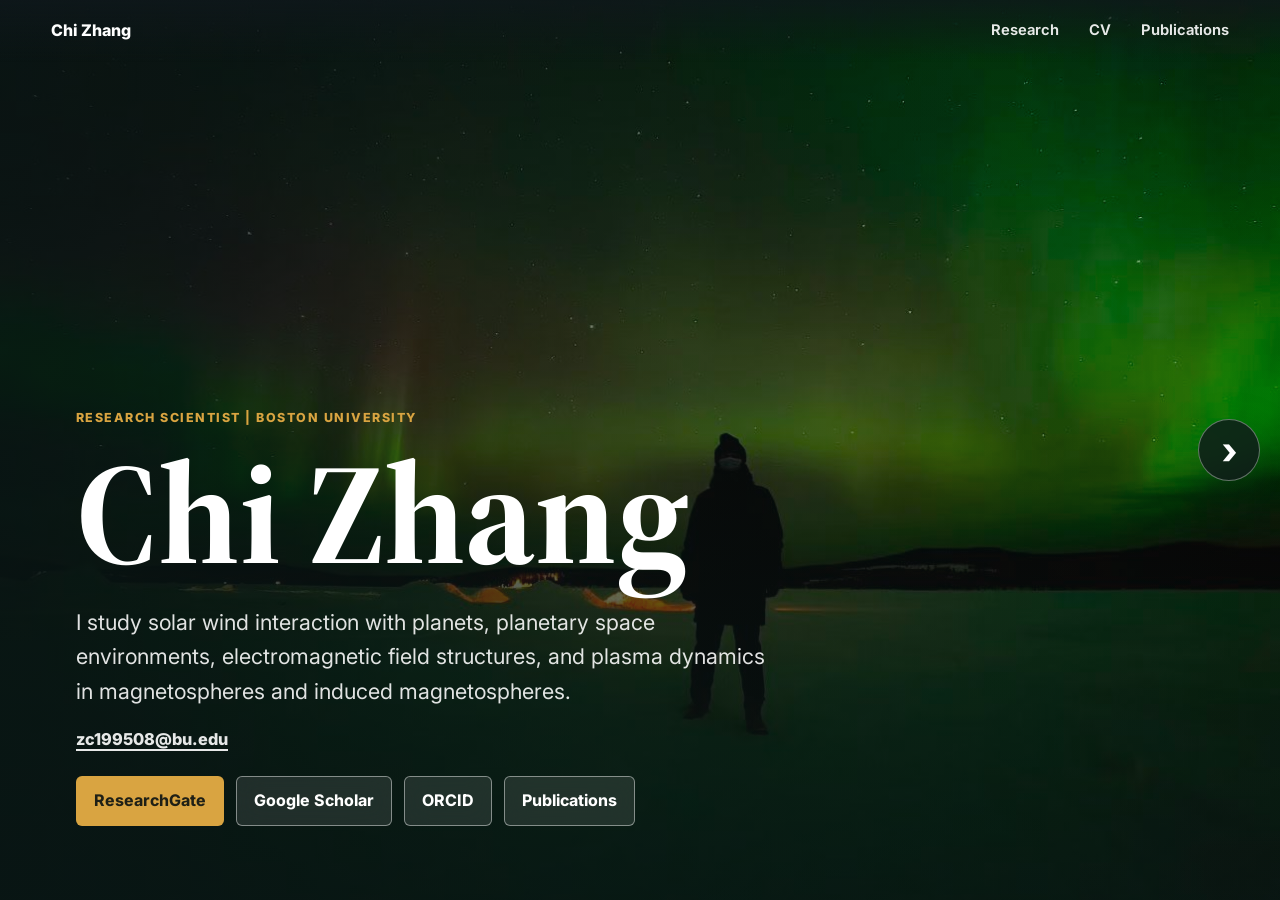
<file: index.html>
<!DOCTYPE html>
<html lang="en">
<head>
  <meta charset="utf-8">
  <meta name="viewport" content="width=device-width, initial-scale=1">
  <meta name="description" content="Chi Zhang, Research Scientist at Boston University Center for Space Physics. Space plasma physics, Martian ion escape, and planetary magnetospheres.">
  <title>Chi Zhang</title>
  <link rel="preconnect" href="https://fonts.googleapis.com">
  <link rel="preconnect" href="https://fonts.gstatic.com" crossorigin>
  <link href="https://fonts.googleapis.com/css2?family=Inter:wght@400;500;600;700;800&family=Source+Serif+4:wght@600;700&display=swap" rel="stylesheet">
  <link rel="stylesheet" href="styles.css">
</head>
<body class="home-page">
  <header class="site-header" aria-label="Primary navigation">
    <a class="brand" href="#home">Chi Zhang</a>
    <nav>
      <a href="#role">Research</a>
      <a href="#cv">CV</a>
      <a href="publications.html">Publications</a>
    </nav>
  </header>

  <main id="top" class="horizontal-deck">
    <section id="home" class="hero" aria-labelledby="page-title">
      <div class="hero-media" aria-hidden="true">
        <img src="assets/aurora-sweden.jpg" alt="">
      </div>
      <div class="hero-overlay"></div>
      <div class="hero-content">
        <p class="eyebrow">Research Scientist | Boston University</p>
        <h1 id="page-title">Chi Zhang</h1>
        <p class="hero-copy">
          I study solar wind interaction with planets, planetary space environments, electromagnetic field structures, and plasma dynamics in magnetospheres and induced magnetospheres.
        </p>
        <p class="hero-email"><a href="mailto:zc199508@bu.edu">zc199508@bu.edu</a></p>
        <div class="hero-actions" aria-label="Profile links">
          <a class="button primary" href="https://www.researchgate.net/profile/Chi-Zhang-248?ev=hdr_xprf">ResearchGate</a>
          <a class="button secondary" href="https://scholar.google.com/citations?user=lSBqPlkAAAAJ&hl=zh-CN">Google Scholar</a>
          <a class="button secondary" href="https://orcid.org/0000-0001-9154-596X">ORCID</a>
          <a class="button secondary" href="publications.html">Publications</a>
        </div>
      </div>
      <a class="page-arrow next" href="#role" aria-label="Next section">›</a>
    </section>

    <section id="role" class="intro-band" aria-label="Profile overview">
      <div class="container intro-grid">
        <div class="intro-copy">
          <p class="section-kicker">Current Role</p>
          <h2>Research Scientist</h2>
          <p>
            I am a Research Scientist at the Center for Space Physics, Boston University. My work primarily uses in-situ spacecraft data, especially NASA's MAVEN measurements, to characterize the Martian space environment, solar-wind-driven plasma dynamics, and ion acceleration and escape.
          </p>
        </div>
        <img class="role-photo" src="assets/portrait-library.jpg" alt="Chi Zhang in a library">
        <aside class="profile-card" aria-label="Quick facts">
          <p>
            My work primarily uses in-situ spacecraft data, especially NASA's MAVEN measurements, to characterize the Martian space environment, solar-wind-driven plasma dynamics, and ion acceleration and escape.
          </p>
          <dl>
            <div>
              <dt>Institution</dt>
              <dd>Boston University, Center for Space Physics</dd>
            </div>
            <div>
              <dt>Research Areas</dt>
              <dd>Ion escape, magnetospheric physics, Mars, space plasma</dd>
            </div>
            <div>
              <dt>Email</dt>
              <dd><a href="mailto:zc199508@bu.edu">zc199508@bu.edu</a></dd>
            </div>
            <div>
              <dt>ORCID</dt>
              <dd><a href="https://orcid.org/0000-0001-9154-596X">0000-0001-9154-596X</a></dd>
            </div>
          </dl>
          <div class="role-focus" aria-label="Research focus">
            <p class="role-focus-title">Research Focus</p>
            <ul>
              <li>
                <strong>Planetary space environments</strong>
                <span>Electromagnetic fields, plasma environments, and planetary plasma dynamics.</span>
              </li>
              <li>
                <strong>Solar wind-planet interaction</strong>
                <span>Mass and energy transfer and conversion in solar wind-planet coupling.</span>
              </li>
              <li>
                <strong>Atmospheric escape</strong>
                <span>Solar wind and EUV-driven ion escape and long-term atmospheric evolution.</span>
              </li>
            </ul>
          </div>
        </aside>
      </div>
      <a class="page-arrow prev" href="#home" aria-label="Previous section">‹</a>
      <a class="page-arrow next" href="#featured" aria-label="Next section">›</a>
    </section>

    <section id="featured" class="section featured-section" aria-labelledby="featured-title">
      <div class="container">
        <div class="section-heading featured-heading">
          <div>
            <p class="section-kicker">Featured Work</p>
            <h2 id="featured-title">Research Highlights</h2>
          </div>
          <a class="button dark" href="publications.html">View Full Publications</a>
        </div>
        <div class="featured-grid">
          <article>
            <img class="featured-card-media" src="assets/paper-khi-ion-escape.png" alt="Kelvin-Helmholtz-instability-driven atmospheric ion escape at Mars">
            <div class="featured-copy">
              <p class="year">Science Advances | 2026</p>
              <h3>Simultaneous Mars-orbit observations reveal Kelvin-Helmholtz-instability-driven bulk atmospheric ion escape</h3>
              <p class="doi"><a href="https://doi.org/10.1126/sciadv.aed9072">DOI: 10.1126/sciadv.aed9072</a></p>
              <a class="article-link" href="https://doi.org/10.1126/sciadv.aed9072">Read the article</a>
              <p class="featured-note">Simultaneous orbital observations show that Kelvin-Helmholtz instability can drive bulk atmospheric ion escape from Mars.</p>
            </div>
          </article>
          <article>
            <img src="assets/paper-ion-drift.jpg" alt="Conceptual illustration of ion drift patterns at Mars">
            <div class="featured-copy">
              <p class="year">Nature Communications | 2023</p>
              <h3>Detection of magnetospheric ion drift patterns at Mars</h3>
              <p class="doi"><a href="https://doi.org/10.1038/s41467-023-42630-7">DOI: 10.1038/s41467-023-42630-7</a></p>
              <a class="article-link" href="https://www.nature.com/articles/s41467-023-42630-7">Read the article</a>
              <p class="featured-note">First discovery that solar wind ions can be trapped within Martian crustal magnetic fields and form drift dispersion patterns.</p>
            </div>
          </article>
          <article>
            <img class="featured-card-media" src="assets/paper-anomalous-ion-escape.jpg" alt="MAVEN and Tianwen-1 observations of anomalous ion escape at Mars">
            <div class="featured-copy">
              <p class="year">Nature Communications | 2025</p>
              <h3>Anomalous Transient Enhancement of Planetary Ion Escape at Mars</h3>
              <p class="doi"><a href="https://doi.org/10.1038/s41467-025-58351-y">DOI: 10.1038/s41467-025-58351-y</a></p>
              <a class="article-link" href="https://www.nature.com/articles/s41467-025-58351-y">Read the article</a>
              <p class="featured-note">Multi-spacecraft observations reveal bursty, unusually strong ion escape at Mars under relatively steady and weak solar wind conditions.</p>
            </div>
          </article>
          <article>
            <img class="featured-card-media" src="assets/paper-global-energy.jpg" alt="Global energy transport and conversion in the solar wind-Mars interaction">
            <div class="featured-copy">
              <p class="year">JGR: Planets | 2025</p>
              <h3>Global Energy Transport and Conversion in the Solar Wind-Mars Interaction</h3>
              <p class="doi"><a href="https://doi.org/10.1029/2025JE009295">DOI: 10.1029/2025JE009295</a></p>
              <a class="article-link" href="https://doi.org/10.1029/2025JE009295">Read the article</a>
              <p class="featured-note">Constructs global MAVEN-based maps of electromagnetic energy transport and conversion throughout the Martian space environment.</p>
            </div>
          </article>
          <article>
            <img class="featured-card-media" src="assets/paper-3d-magnetic-field.jpg" alt="Three-dimensional induced magnetic field configuration around Mars">
            <div class="featured-copy">
              <p class="year">JGR: Planets | 2022</p>
              <h3>Three-Dimensional Configuration of Induced Magnetic Fields Around Mars</h3>
              <p class="doi"><a href="https://doi.org/10.1029/2022JE007334">DOI: 10.1029/2022JE007334</a></p>
              <a class="article-link" href="https://doi.org/10.1029/2022JE007334">Read the article</a>
              <p class="featured-note">Provides a three-dimensional observational picture of how the interplanetary magnetic field drapes, piles up, and forms the Martian induced magnetosphere.</p>
            </div>
          </article>
          <article>
            <img class="featured-card-media" src="assets/paper-ulf-wave.png" alt="Illustration of ULF waves reforming the Martian bow shock">
            <div class="featured-copy">
              <p class="year">AGU Advances | 2025</p>
              <h3>Role of ULF Waves in Reforming the Martian Bow Shock</h3>
              <p class="doi"><a href="https://doi.org/10.1029/2025AV001654">DOI: 10.1029/2025AV001654</a></p>
              <a class="article-link" href="https://doi.org/10.1029/2025AV001654">Read the article</a>
              <p class="featured-note">Shows that proton cyclotron waves can drive Martian bow shock reformation, making upstream ULF-wave-driven shock restructuring less dependent on shock geometry.</p>
            </div>
          </article>
        </div>
      </div>
      <a class="page-arrow prev" href="#role" aria-label="Previous section">‹</a>
      <a class="page-arrow next" href="#cv" aria-label="Next section">›</a>
    </section>

    <section id="cv" class="section cv-section">
      <div class="container cv-layout">
        <div class="section-heading">
          <p class="section-kicker">CV</p>
          <h2>Education, Positions, and Service</h2>
        </div>
        <div class="cv-columns">
          <section aria-labelledby="education-title">
            <h3 id="education-title">Education</h3>
            <div class="timeline">
              <article>
                <p class="date">2018.09 - 2023.06</p>
                <h4>Ph.D., Geophysics</h4>
                <p>University of Chinese Academy of Sciences, Beijing, China</p>
              </article>
              <article>
                <p class="date">2021.11 - 2022.10</p>
                <h4>Visiting Student</h4>
                <p>Swedish Institute of Space Physics, Kiruna, Sweden</p>
              </article>
              <article>
                <p class="date">2014.09 - 2018.06</p>
                <h4>B.S., Geophysics</h4>
                <p>China University of Geosciences (Wuhan), Wuhan, China</p>
              </article>
            </div>
          </section>
          <section aria-labelledby="positions-title">
            <h3 id="positions-title">Academic Positions</h3>
            <div class="timeline">
              <article>
                <p class="date">2025.08 - Present</p>
                <h4>Research Scientist</h4>
                <p>Boston University, Boston, MA, USA</p>
              </article>
              <article>
                <p class="date">2023.09 - 2025.08</p>
                <h4>Postdoctoral Associate</h4>
                <p>Boston University, Boston, MA, USA</p>
              </article>
            </div>
          </section>
          <section class="honors" aria-labelledby="honors-title">
            <h3 id="honors-title">Selected Honors, Fellowships, and Awards</h3>
            <div class="honor-list">
              <p><span>2024</span> Selected to attend 18th NASA Heliophysics Summer School</p>
              <p><span>2024</span> Outstanding Doctoral Dissertation Award, Chinese Academy of Sciences</p>
              <p><span>2024</span> Outstanding Contribution to the Mars Express mission 20 years in space, European Space Agency</p>
              <p><span>2023</span> Dean Scholarship, Chinese Academy of Sciences</p>
              <p><span>2022</span> National Scholarship, Chinese Academy of Sciences</p>
              <p><span>2020</span> Zhuliyuehua Scholarship, Chinese Academy of Sciences</p>
              <p><span>2020</span> National Scholarship, Chinese Academy of Sciences</p>
            </div>
          </section>
          <section aria-labelledby="projects-title">
            <h3 id="projects-title">Current Research Projects</h3>
            <div class="timeline">
              <article>
                <p class="date">2024.09 - 2027.08</p>
                <h4>Exploring the Effects of Foreshock on Solar Wind and Mars Interaction</h4>
                <p>NASA Solar System Workings. Chuanfei Dong, Principal Investigator. Chi Zhang, Science Principal Investigator.</p>
              </article>
            </div>
          </section>
          <section aria-labelledby="service-title">
            <h3 id="service-title">Program Review Service</h3>
            <div class="honor-list">
              <p><span>2025</span> Panel Reviewer, NASA Heliophysics Theory, Modeling, and Simulations program</p>
              <p><span>2024</span> Panel Reviewer, NASA Planetary Data Archiving, Restoration, and Tools program</p>
            </div>
          </section>
          <section aria-labelledby="mission-service-title">
            <h3 id="mission-service-title">Mission Service</h3>
            <div class="honor-list">
              <p><span>2023 - Present</span> Mission Team Member, Mars Atmosphere and Volatile EvolutioN (MAVEN), NASA</p>
            </div>
          </section>
        </div>
      </div>
      <a class="page-arrow prev" href="#featured" aria-label="Previous section">‹</a>
    </section>

  </main>

  <footer>
    <p>Chi Zhang | Center for Space Physics, Boston University</p>
    <p>Last updated May 2026</p>
  </footer>
</body>
</html>
</file>
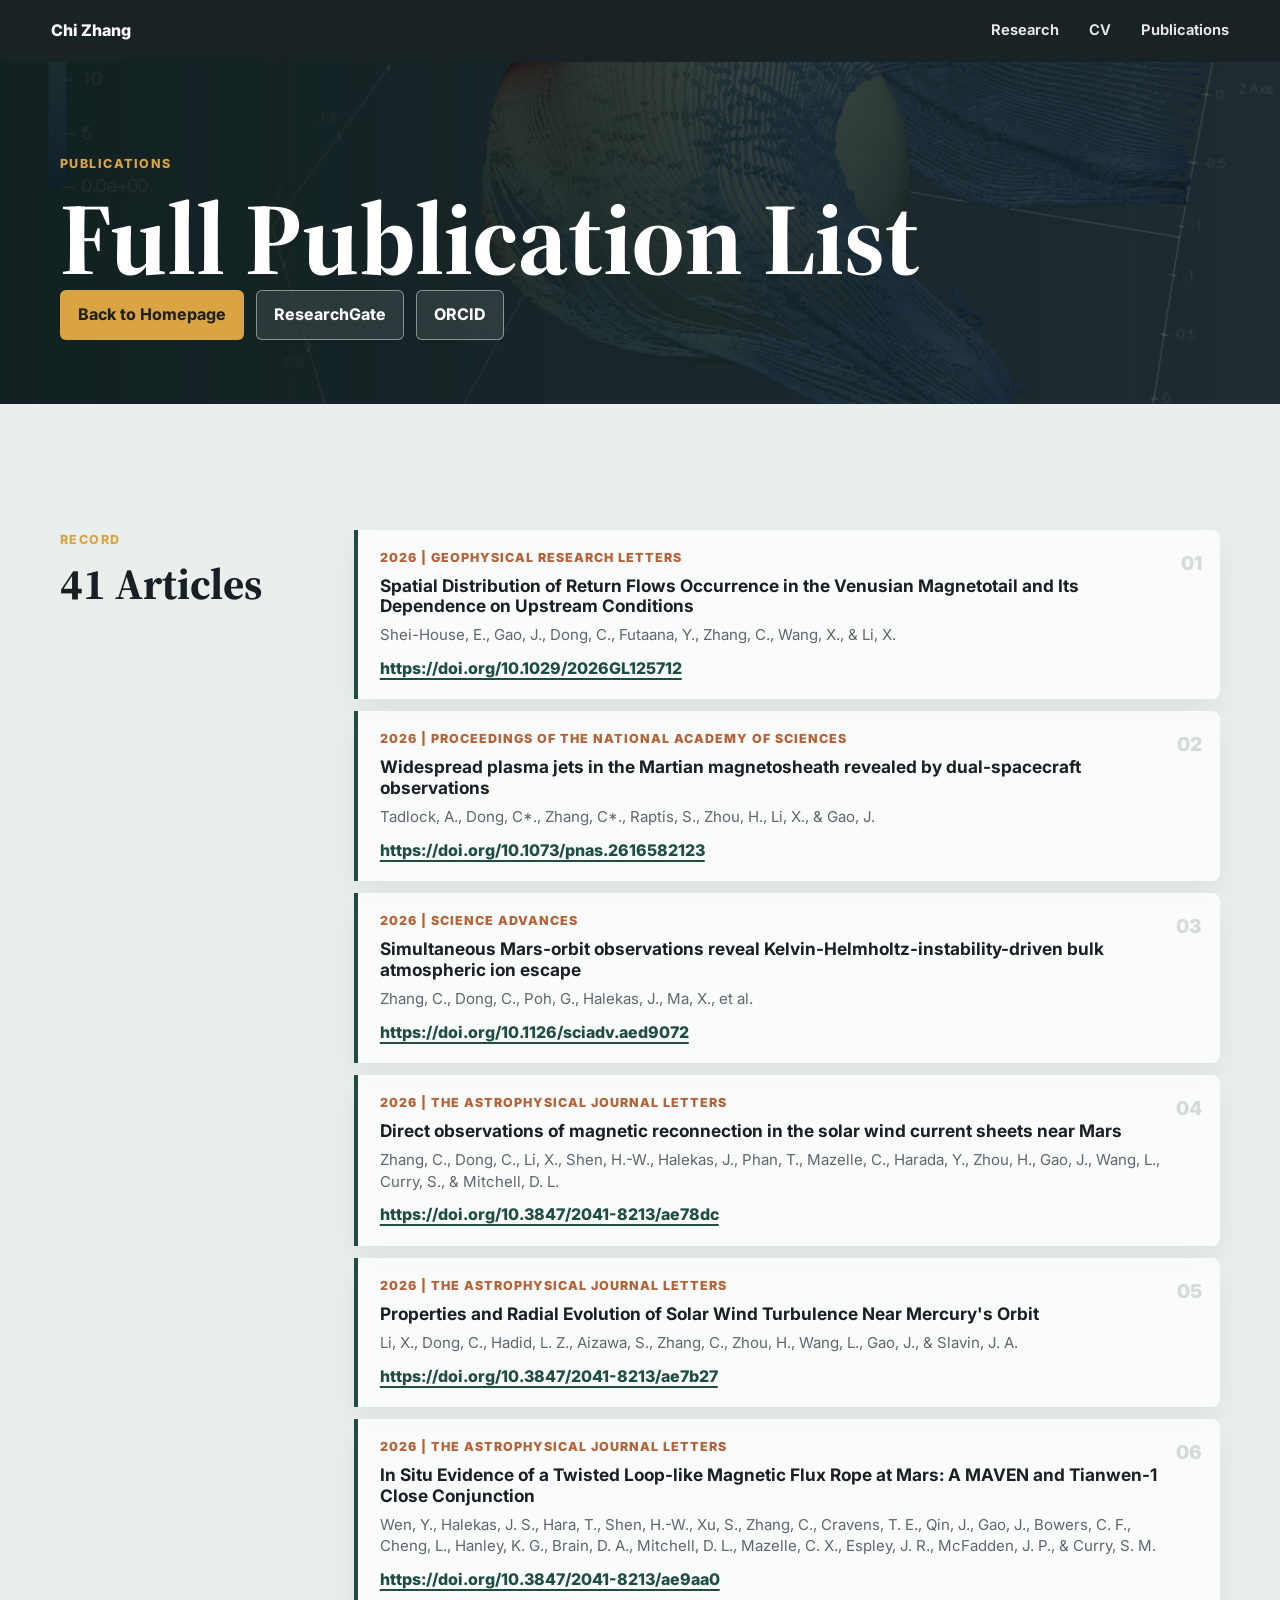
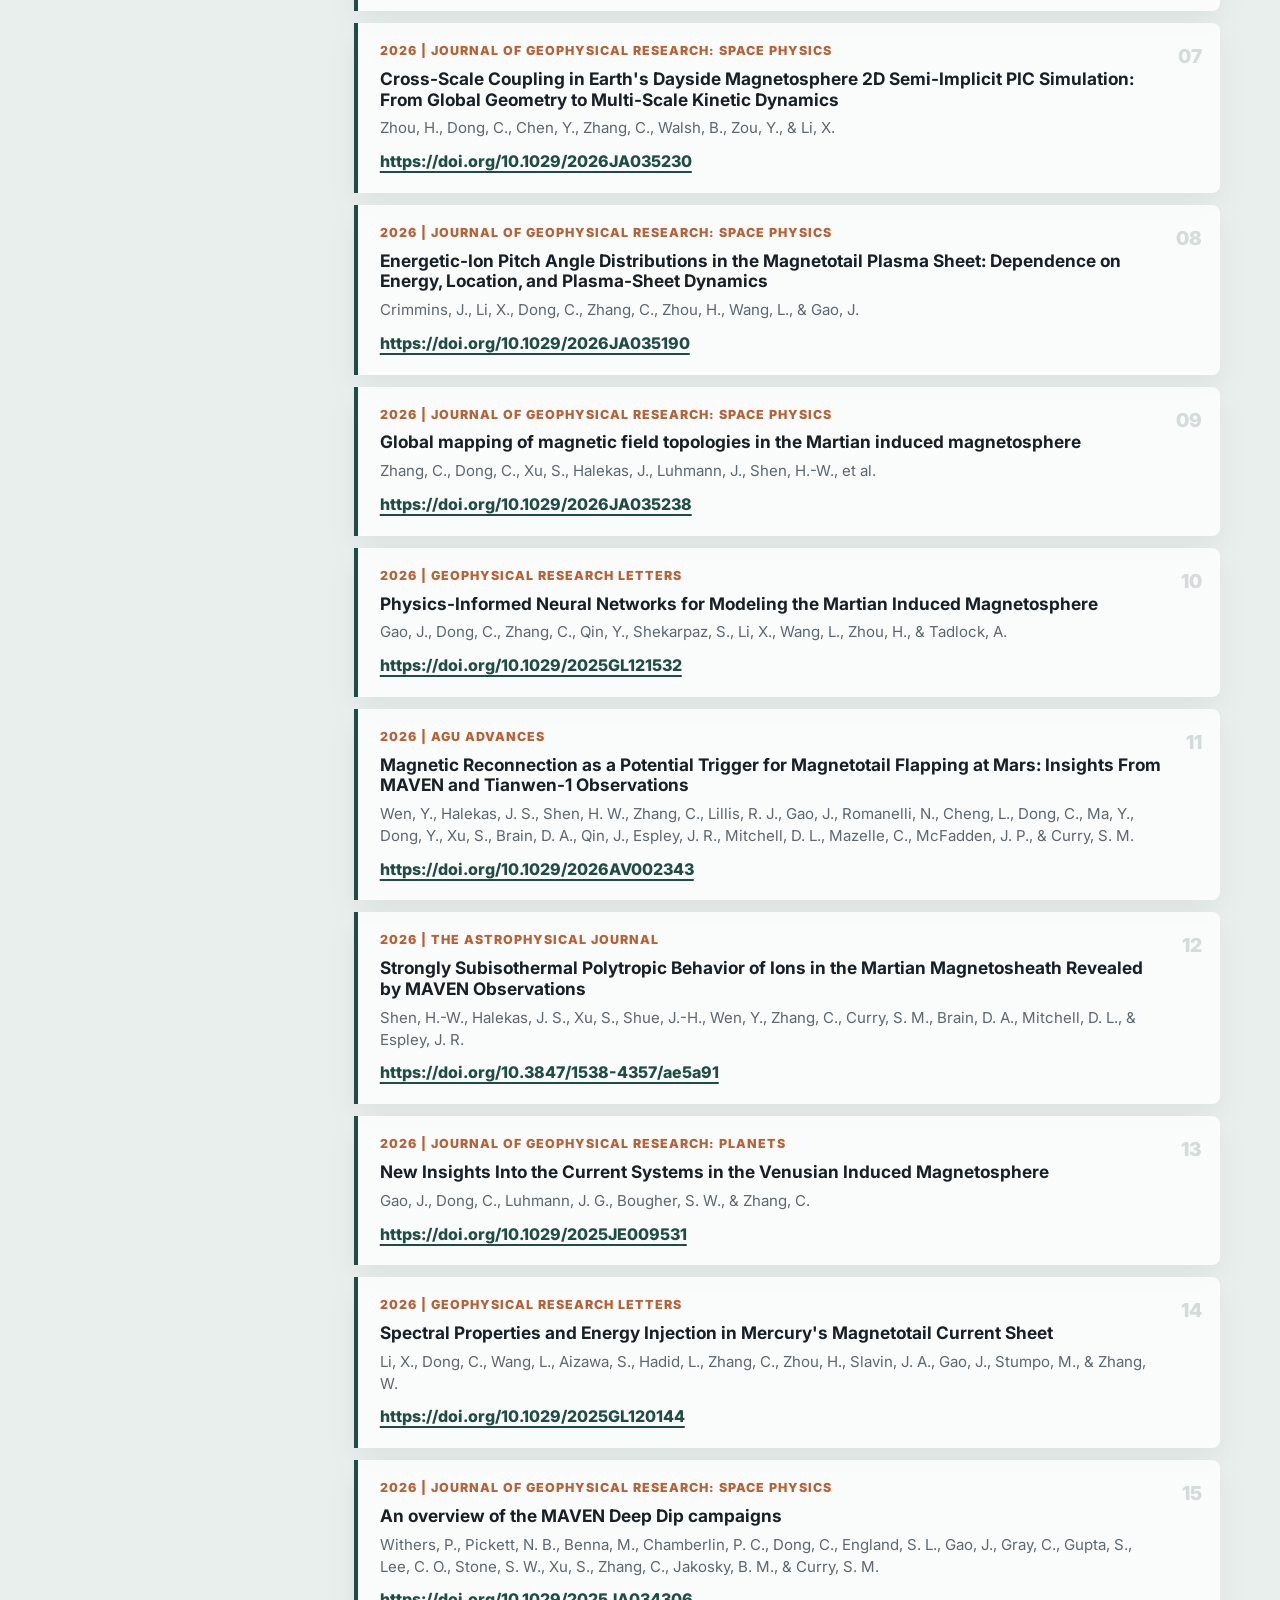
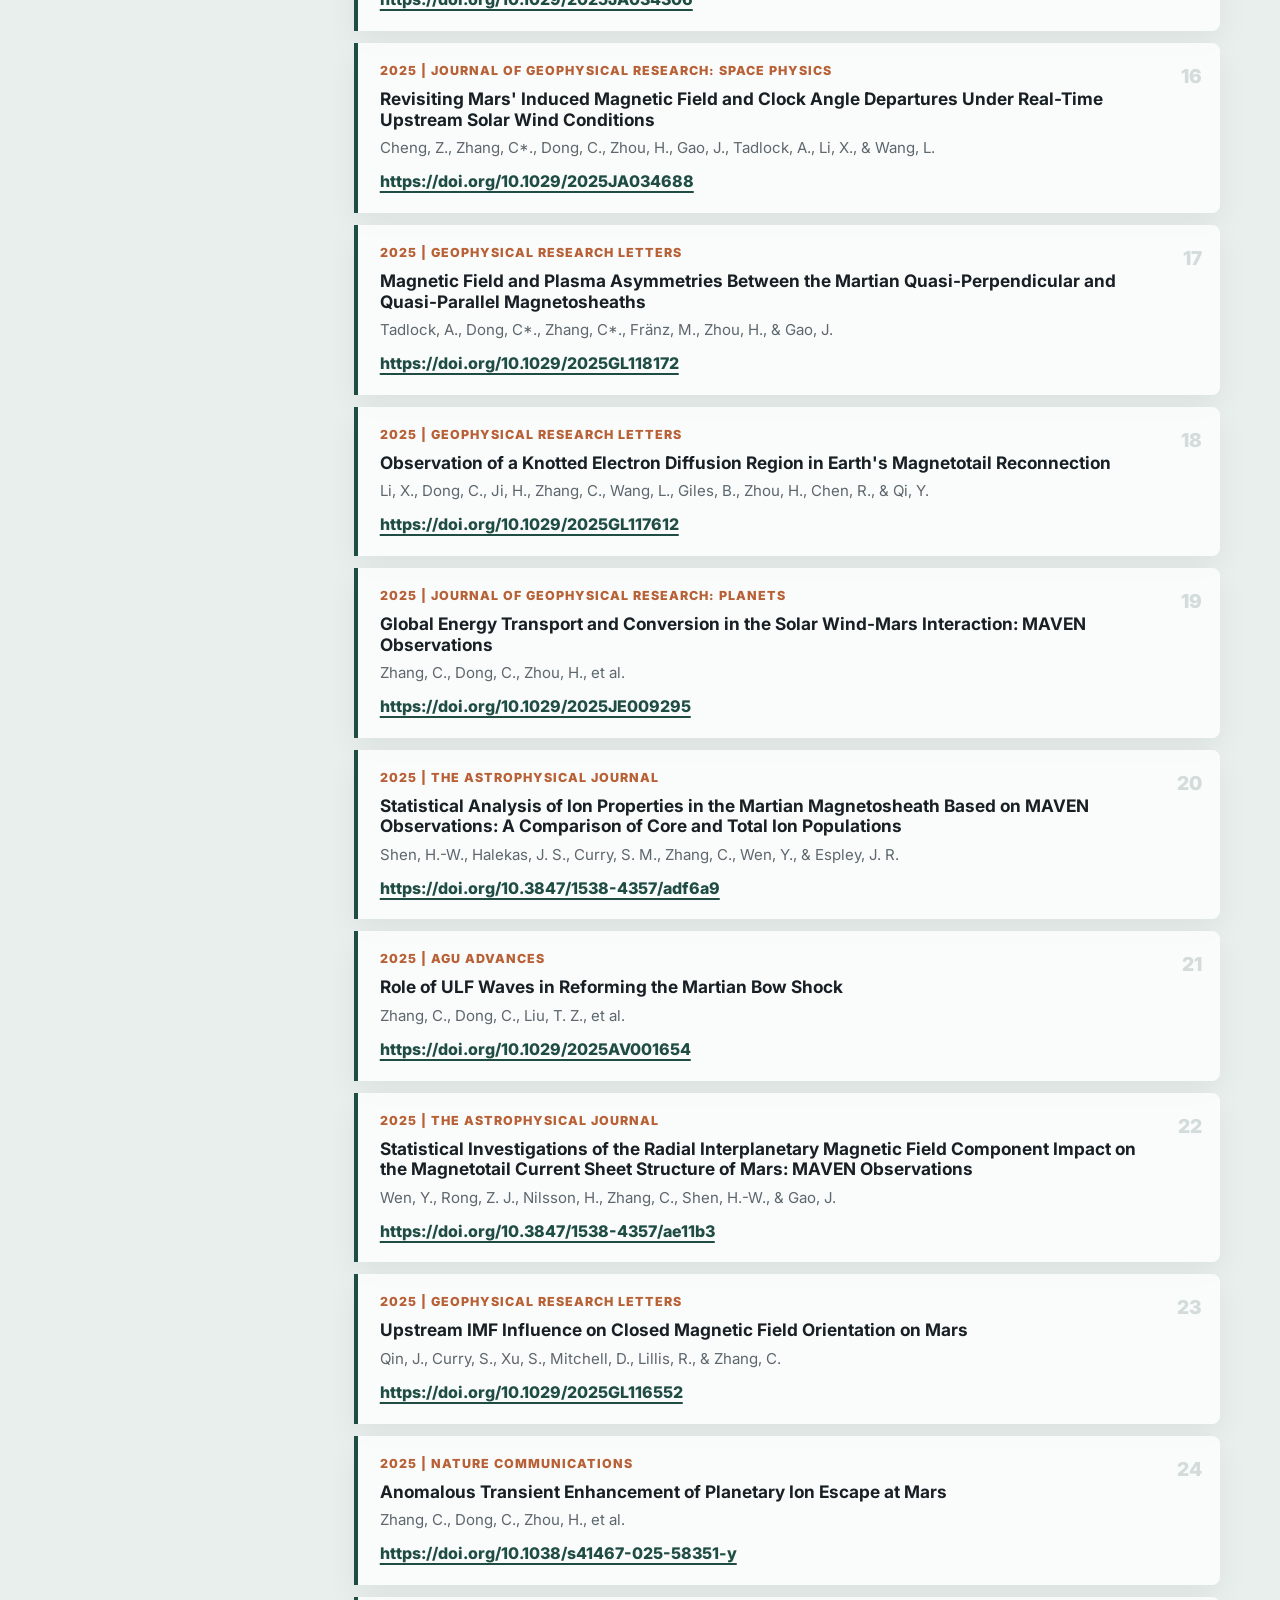
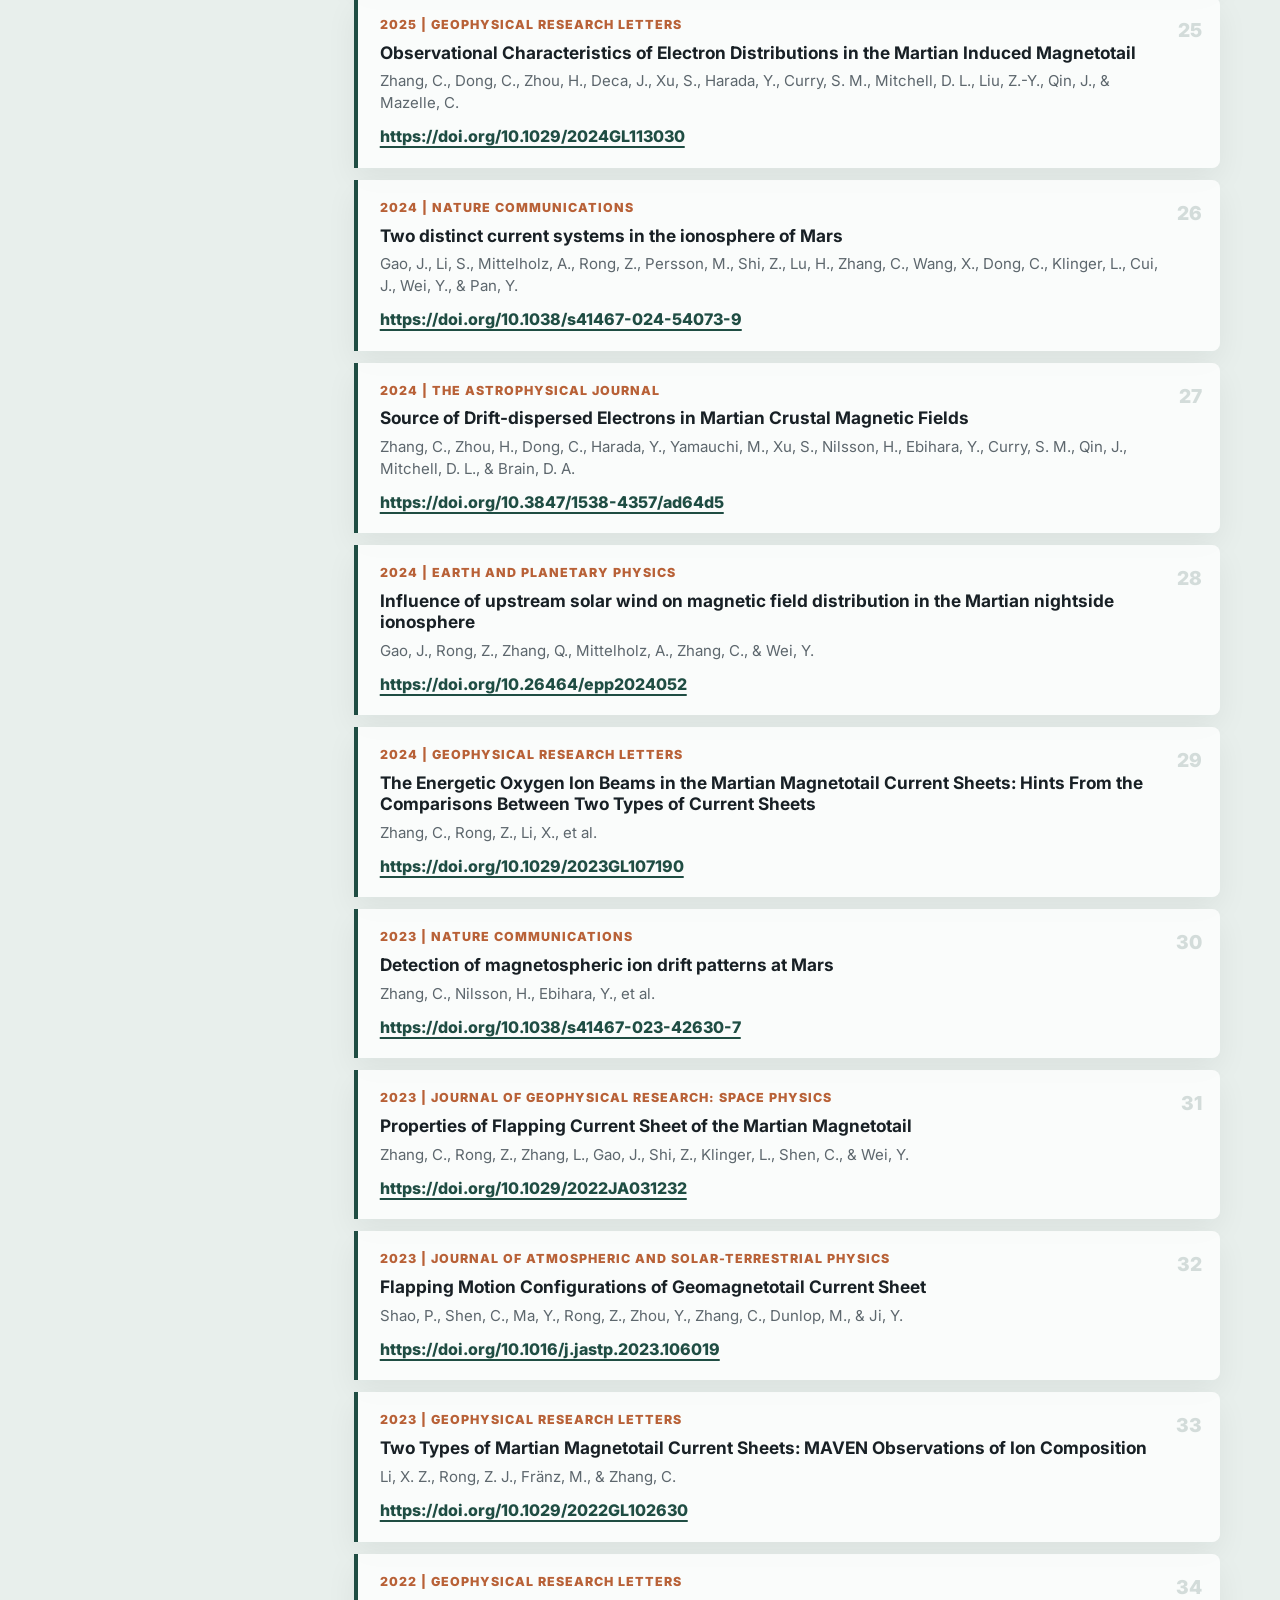
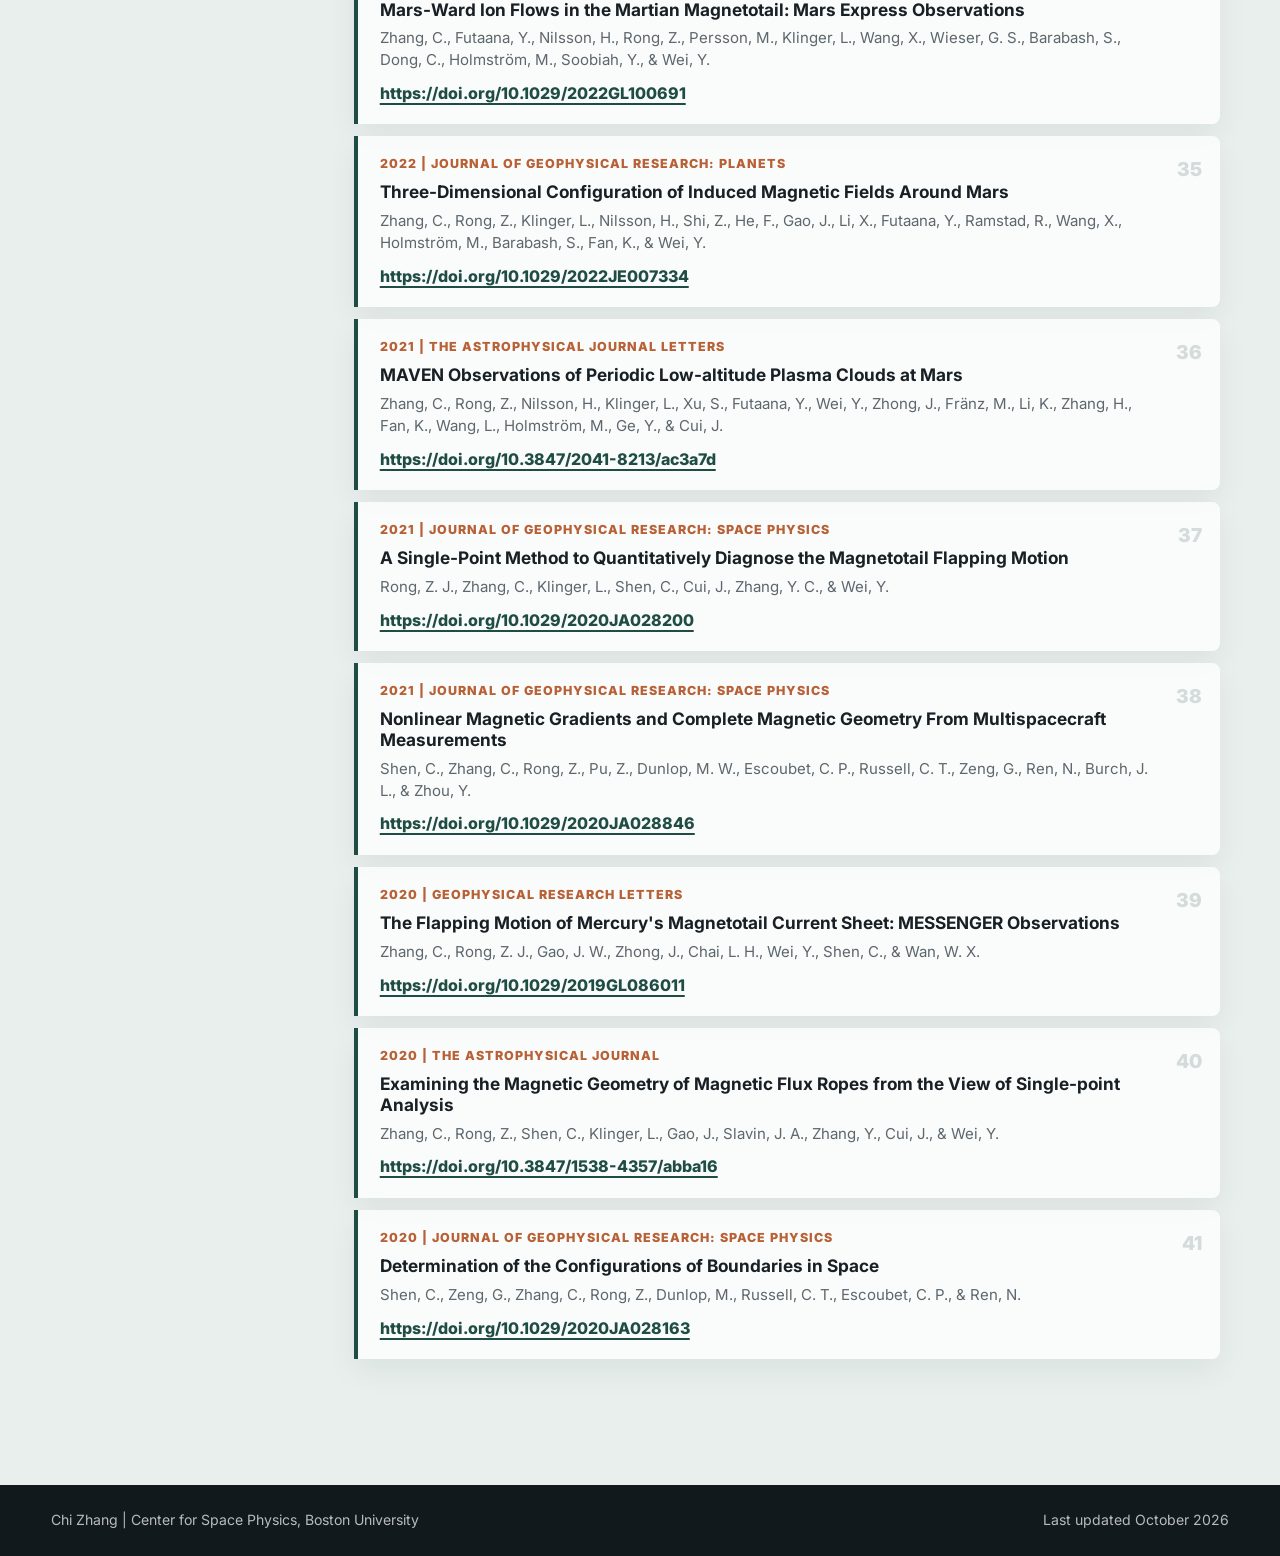
<file: publications.html>
<!DOCTYPE html>
<html lang="en">
<head>
  <meta charset="utf-8">
  <meta name="viewport" content="width=device-width, initial-scale=1">
  <meta name="description" content="Full publication list for Chi Zhang, Research Scientist at Boston University.">
  <title>Chi Zhang</title>
  <link rel="preconnect" href="https://fonts.googleapis.com">
  <link rel="preconnect" href="https://fonts.gstatic.com" crossorigin>
  <link href="https://fonts.googleapis.com/css2?family=Inter:wght@400;500;600;700;800&family=Source+Serif+4:wght@600;700&display=swap" rel="stylesheet">
  <link rel="stylesheet" href="styles.css">
</head>
<body class="publication-page">
  <header class="site-header solid" aria-label="Primary navigation">
    <a class="brand" href="index.html">Chi Zhang</a>
    <nav>
      <a href="index.html#role">Research</a>
      <a href="index.html#cv">CV</a>
      <a href="publications.html">Publications</a>
    </nav>
  </header>

  <main>
    <section class="publication-hero">
      <div class="container">
        <p class="eyebrow">Publications</p>
        <h1>Full Publication List</h1>
        <div class="hero-actions">
          <a class="button primary" href="index.html">Back to Homepage</a>
          <a class="button secondary" href="https://www.researchgate.net/profile/Chi-Zhang-248?ev=hdr_xprf">ResearchGate</a>
          <a class="button secondary" href="https://orcid.org/0000-0001-9154-596X">ORCID</a>
        </div>
      </div>
    </section>

    <section class="section publication-band">
      <div class="container publication-page-layout">
        <aside class="publication-note">
          <p class="section-kicker">Record</p>
          <h2>41 Articles</h2>
        </aside>
        <ol class="publication-detail-list">
          <li>
            <p class="pub-meta">2026 | Geophysical Research Letters</p>
            <h3>Spatial Distribution of Return Flows Occurrence in the Venusian Magnetotail and Its Dependence on Upstream Conditions</h3>
            <p class="authors">Shei-House, E., Gao, J., Dong, C., Futaana, Y., Zhang, C., Wang, X., &amp; Li, X.</p>
            <a href="https://doi.org/10.1029/2026GL125712">https://doi.org/10.1029/2026GL125712</a>
          </li>
          <li>
            <p class="pub-meta">2026 | Proceedings of the National Academy of Sciences</p>
            <h3>Widespread plasma jets in the Martian magnetosheath revealed by dual-spacecraft observations</h3>
            <p class="authors">Tadlock, A., Dong, C*., Zhang, C*., Raptis, S., Zhou, H., Li, X., &amp; Gao, J.</p>
            <a href="https://doi.org/10.1073/pnas.2616582123">https://doi.org/10.1073/pnas.2616582123</a>
          </li>
          <li>
            <p class="pub-meta">2026 | Science Advances</p>
            <h3>Simultaneous Mars-orbit observations reveal Kelvin-Helmholtz-instability-driven bulk atmospheric ion escape</h3>
            <p class="authors">Zhang, C., Dong, C., Poh, G., Halekas, J., Ma, X., et al.</p>
            <a href="https://doi.org/10.1126/sciadv.aed9072">https://doi.org/10.1126/sciadv.aed9072</a>
          </li>
          <li>
            <p class="pub-meta">2026 | The Astrophysical Journal Letters</p>
            <h3>Direct observations of magnetic reconnection in the solar wind current sheets near Mars</h3>
            <p class="authors">Zhang, C., Dong, C., Li, X., Shen, H.-W., Halekas, J., Phan, T., Mazelle, C., Harada, Y., Zhou, H., Gao, J., Wang, L., Curry, S., & Mitchell, D. L.</p>
            <a href="https://doi.org/10.3847/2041-8213/ae78dc">https://doi.org/10.3847/2041-8213/ae78dc</a>
          </li>
          <li>
            <p class="pub-meta">2026 | The Astrophysical Journal Letters</p>
            <h3>Properties and Radial Evolution of Solar Wind Turbulence Near Mercury's Orbit</h3>
            <p class="authors">Li, X., Dong, C., Hadid, L. Z., Aizawa, S., Zhang, C., Zhou, H., Wang, L., Gao, J., & Slavin, J. A.</p>
            <a href="https://doi.org/10.3847/2041-8213/ae7b27">https://doi.org/10.3847/2041-8213/ae7b27</a>
          </li>
          <li>
            <p class="pub-meta">2026 | The Astrophysical Journal Letters</p>
            <h3>In Situ Evidence of a Twisted Loop-like Magnetic Flux Rope at Mars: A MAVEN and Tianwen-1 Close Conjunction</h3>
            <p class="authors">Wen, Y., Halekas, J. S., Hara, T., Shen, H.-W., Xu, S., Zhang, C., Cravens, T. E., Qin, J., Gao, J., Bowers, C. F., Cheng, L., Hanley, K. G., Brain, D. A., Mitchell, D. L., Mazelle, C. X., Espley, J. R., McFadden, J. P., & Curry, S. M.</p>
            <a href="https://doi.org/10.3847/2041-8213/ae9aa0">https://doi.org/10.3847/2041-8213/ae9aa0</a>
          </li>
          <li>
            <p class="pub-meta">2026 | Journal of Geophysical Research: Space Physics</p>
            <h3>Cross-Scale Coupling in Earth's Dayside Magnetosphere 2D Semi-Implicit PIC Simulation: From Global Geometry to Multi-Scale Kinetic Dynamics</h3>
            <p class="authors">Zhou, H., Dong, C., Chen, Y., Zhang, C., Walsh, B., Zou, Y., & Li, X.</p>
            <a href="https://doi.org/10.1029/2026JA035230">https://doi.org/10.1029/2026JA035230</a>
          </li>
          <li>
            <p class="pub-meta">2026 | Journal of Geophysical Research: Space Physics</p>
            <h3>Energetic-Ion Pitch Angle Distributions in the Magnetotail Plasma Sheet: Dependence on Energy, Location, and Plasma-Sheet Dynamics</h3>
            <p class="authors">Crimmins, J., Li, X., Dong, C., Zhang, C., Zhou, H., Wang, L., & Gao, J.</p>
            <a href="https://doi.org/10.1029/2026JA035190">https://doi.org/10.1029/2026JA035190</a>
          </li>
          <li>
            <p class="pub-meta">2026 | Journal of Geophysical Research: Space Physics</p>
            <h3>Global mapping of magnetic field topologies in the Martian induced magnetosphere</h3>
            <p class="authors">Zhang, C., Dong, C., Xu, S., Halekas, J., Luhmann, J., Shen, H.-W., et al.</p>
            <a href="https://doi.org/10.1029/2026JA035238">https://doi.org/10.1029/2026JA035238</a>
          </li>
          <li>
            <p class="pub-meta">2026 | Geophysical Research Letters</p>
            <h3>Physics-Informed Neural Networks for Modeling the Martian Induced Magnetosphere</h3>
            <p class="authors">Gao, J., Dong, C., Zhang, C., Qin, Y., Shekarpaz, S., Li, X., Wang, L., Zhou, H., & Tadlock, A.</p>
            <a href="https://doi.org/10.1029/2025GL121532">https://doi.org/10.1029/2025GL121532</a>
          </li>
          <li>
            <p class="pub-meta">2026 | AGU Advances</p>
            <h3>Magnetic Reconnection as a Potential Trigger for Magnetotail Flapping at Mars: Insights From MAVEN and Tianwen-1 Observations</h3>
            <p class="authors">Wen, Y., Halekas, J. S., Shen, H. W., Zhang, C., Lillis, R. J., Gao, J., Romanelli, N., Cheng, L., Dong, C., Ma, Y., Dong, Y., Xu, S., Brain, D. A., Qin, J., Espley, J. R., Mitchell, D. L., Mazelle, C., McFadden, J. P., & Curry, S. M.</p>
            <a href="https://doi.org/10.1029/2026AV002343">https://doi.org/10.1029/2026AV002343</a>
          </li>
          <li>
            <p class="pub-meta">2026 | The Astrophysical Journal</p>
            <h3>Strongly Subisothermal Polytropic Behavior of Ions in the Martian Magnetosheath Revealed by MAVEN Observations</h3>
            <p class="authors">Shen, H.-W., Halekas, J. S., Xu, S., Shue, J.-H., Wen, Y., Zhang, C., Curry, S. M., Brain, D. A., Mitchell, D. L., & Espley, J. R.</p>
            <a href="https://doi.org/10.3847/1538-4357/ae5a91">https://doi.org/10.3847/1538-4357/ae5a91</a>
          </li>
          <li>
            <p class="pub-meta">2026 | Journal of Geophysical Research: Planets</p>
            <h3>New Insights Into the Current Systems in the Venusian Induced Magnetosphere</h3>
            <p class="authors">Gao, J., Dong, C., Luhmann, J. G., Bougher, S. W., & Zhang, C.</p>
            <a href="https://doi.org/10.1029/2025JE009531">https://doi.org/10.1029/2025JE009531</a>
          </li>
          <li>
            <p class="pub-meta">2026 | Geophysical Research Letters</p>
            <h3>Spectral Properties and Energy Injection in Mercury's Magnetotail Current Sheet</h3>
            <p class="authors">Li, X., Dong, C., Wang, L., Aizawa, S., Hadid, L., Zhang, C., Zhou, H., Slavin, J. A., Gao, J., Stumpo, M., & Zhang, W.</p>
            <a href="https://doi.org/10.1029/2025GL120144">https://doi.org/10.1029/2025GL120144</a>
          </li>
          <li>
            <p class="pub-meta">2026 | Journal of Geophysical Research: Space Physics</p>
            <h3>An overview of the MAVEN Deep Dip campaigns</h3>
            <p class="authors">Withers, P., Pickett, N. B., Benna, M., Chamberlin, P. C., Dong, C., England, S. L., Gao, J., Gray, C., Gupta, S., Lee, C. O., Stone, S. W., Xu, S., Zhang, C., Jakosky, B. M., & Curry, S. M.</p>
            <a href="https://doi.org/10.1029/2025JA034306">https://doi.org/10.1029/2025JA034306</a>
          </li>
          <li>
            <p class="pub-meta">2025 | Journal of Geophysical Research: Space Physics</p>
            <h3>Revisiting Mars' Induced Magnetic Field and Clock Angle Departures Under Real-Time Upstream Solar Wind Conditions</h3>
            <p class="authors">Cheng, Z., Zhang, C*., Dong, C., Zhou, H., Gao, J., Tadlock, A., Li, X., & Wang, L.</p>
            <a href="https://doi.org/10.1029/2025JA034688">https://doi.org/10.1029/2025JA034688</a>
          </li>
          <li>
            <p class="pub-meta">2025 | Geophysical Research Letters</p>
            <h3>Magnetic Field and Plasma Asymmetries Between the Martian Quasi-Perpendicular and Quasi-Parallel Magnetosheaths</h3>
            <p class="authors">Tadlock, A., Dong, C*., Zhang, C*., Fränz, M., Zhou, H., & Gao, J.</p>
            <a href="https://doi.org/10.1029/2025GL118172">https://doi.org/10.1029/2025GL118172</a>
          </li>
          <li>
            <p class="pub-meta">2025 | Geophysical Research Letters</p>
            <h3>Observation of a Knotted Electron Diffusion Region in Earth's Magnetotail Reconnection</h3>
            <p class="authors">Li, X., Dong, C., Ji, H., Zhang, C., Wang, L., Giles, B., Zhou, H., Chen, R., & Qi, Y.</p>
            <a href="https://doi.org/10.1029/2025GL117612">https://doi.org/10.1029/2025GL117612</a>
          </li>
          <li>
            <p class="pub-meta">2025 | Journal of Geophysical Research: Planets</p>
            <h3>Global Energy Transport and Conversion in the Solar Wind-Mars Interaction: MAVEN Observations</h3>
            <p class="authors">Zhang, C., Dong, C., Zhou, H., et al.</p>
            <a href="https://doi.org/10.1029/2025JE009295">https://doi.org/10.1029/2025JE009295</a>
          </li>
          <li>
            <p class="pub-meta">2025 | The Astrophysical Journal</p>
            <h3>Statistical Analysis of Ion Properties in the Martian Magnetosheath Based on MAVEN Observations: A Comparison of Core and Total Ion Populations</h3>
            <p class="authors">Shen, H.-W., Halekas, J. S., Curry, S. M., Zhang, C., Wen, Y., & Espley, J. R.</p>
            <a href="https://doi.org/10.3847/1538-4357/adf6a9">https://doi.org/10.3847/1538-4357/adf6a9</a>
          </li>
          <li>
            <p class="pub-meta">2025 | AGU Advances</p>
            <h3>Role of ULF Waves in Reforming the Martian Bow Shock</h3>
            <p class="authors">Zhang, C., Dong, C., Liu, T. Z., et al.</p>
            <a href="https://doi.org/10.1029/2025AV001654">https://doi.org/10.1029/2025AV001654</a>
          </li>
          <li>
            <p class="pub-meta">2025 | The Astrophysical Journal</p>
            <h3>Statistical Investigations of the Radial Interplanetary Magnetic Field Component Impact on the Magnetotail Current Sheet Structure of Mars: MAVEN Observations</h3>
            <p class="authors">Wen, Y., Rong, Z. J., Nilsson, H., Zhang, C., Shen, H.-W., & Gao, J.</p>
            <a href="https://doi.org/10.3847/1538-4357/ae11b3">https://doi.org/10.3847/1538-4357/ae11b3</a>
          </li>
          <li>
            <p class="pub-meta">2025 | Geophysical Research Letters</p>
            <h3>Upstream IMF Influence on Closed Magnetic Field Orientation on Mars</h3>
            <p class="authors">Qin, J., Curry, S., Xu, S., Mitchell, D., Lillis, R., & Zhang, C.</p>
            <a href="https://doi.org/10.1029/2025GL116552">https://doi.org/10.1029/2025GL116552</a>
          </li>
          <li>
            <p class="pub-meta">2025 | Nature Communications</p>
            <h3>Anomalous Transient Enhancement of Planetary Ion Escape at Mars</h3>
            <p class="authors">Zhang, C., Dong, C., Zhou, H., et al.</p>
            <a href="https://doi.org/10.1038/s41467-025-58351-y">https://doi.org/10.1038/s41467-025-58351-y</a>
          </li>
          <li>
            <p class="pub-meta">2025 | Geophysical Research Letters</p>
            <h3>Observational Characteristics of Electron Distributions in the Martian Induced Magnetotail</h3>
            <p class="authors">Zhang, C., Dong, C., Zhou, H., Deca, J., Xu, S., Harada, Y., Curry, S. M., Mitchell, D. L., Liu, Z.-Y., Qin, J., & Mazelle, C.</p>
            <a href="https://doi.org/10.1029/2024GL113030">https://doi.org/10.1029/2024GL113030</a>
          </li>
          <li>
            <p class="pub-meta">2024 | Nature Communications</p>
            <h3>Two distinct current systems in the ionosphere of Mars</h3>
            <p class="authors">Gao, J., Li, S., Mittelholz, A., Rong, Z., Persson, M., Shi, Z., Lu, H., Zhang, C., Wang, X., Dong, C., Klinger, L., Cui, J., Wei, Y., & Pan, Y.</p>
            <a href="https://doi.org/10.1038/s41467-024-54073-9">https://doi.org/10.1038/s41467-024-54073-9</a>
          </li>
          <li>
            <p class="pub-meta">2024 | The Astrophysical Journal</p>
            <h3>Source of Drift-dispersed Electrons in Martian Crustal Magnetic Fields</h3>
            <p class="authors">Zhang, C., Zhou, H., Dong, C., Harada, Y., Yamauchi, M., Xu, S., Nilsson, H., Ebihara, Y., Curry, S. M., Qin, J., Mitchell, D. L., & Brain, D. A.</p>
            <a href="https://doi.org/10.3847/1538-4357/ad64d5">https://doi.org/10.3847/1538-4357/ad64d5</a>
          </li>
          <li>
            <p class="pub-meta">2024 | Earth and Planetary Physics</p>
            <h3>Influence of upstream solar wind on magnetic field distribution in the Martian nightside ionosphere</h3>
            <p class="authors">Gao, J., Rong, Z., Zhang, Q., Mittelholz, A., Zhang, C., & Wei, Y.</p>
            <a href="https://doi.org/10.26464/epp2024052">https://doi.org/10.26464/epp2024052</a>
          </li>
          <li>
            <p class="pub-meta">2024 | Geophysical Research Letters</p>
            <h3>The Energetic Oxygen Ion Beams in the Martian Magnetotail Current Sheets: Hints From the Comparisons Between Two Types of Current Sheets</h3>
            <p class="authors">Zhang, C., Rong, Z., Li, X., et al.</p>
            <a href="https://doi.org/10.1029/2023GL107190">https://doi.org/10.1029/2023GL107190</a>
          </li>
          <li>
            <p class="pub-meta">2023 | Nature Communications</p>
            <h3>Detection of magnetospheric ion drift patterns at Mars</h3>
            <p class="authors">Zhang, C., Nilsson, H., Ebihara, Y., et al.</p>
            <a href="https://doi.org/10.1038/s41467-023-42630-7">https://doi.org/10.1038/s41467-023-42630-7</a>
          </li>
          <li>
            <p class="pub-meta">2023 | Journal of Geophysical Research: Space Physics</p>
            <h3>Properties of Flapping Current Sheet of the Martian Magnetotail</h3>
            <p class="authors">Zhang, C., Rong, Z., Zhang, L., Gao, J., Shi, Z., Klinger, L., Shen, C., & Wei, Y.</p>
            <a href="https://doi.org/10.1029/2022JA031232">https://doi.org/10.1029/2022JA031232</a>
          </li>
          <li>
            <p class="pub-meta">2023 | Journal of Atmospheric and Solar-Terrestrial Physics</p>
            <h3>Flapping Motion Configurations of Geomagnetotail Current Sheet</h3>
            <p class="authors">Shao, P., Shen, C., Ma, Y., Rong, Z., Zhou, Y., Zhang, C., Dunlop, M., & Ji, Y.</p>
            <a href="https://doi.org/10.1016/j.jastp.2023.106019">https://doi.org/10.1016/j.jastp.2023.106019</a>
          </li>
          <li>
            <p class="pub-meta">2023 | Geophysical Research Letters</p>
            <h3>Two Types of Martian Magnetotail Current Sheets: MAVEN Observations of Ion Composition</h3>
            <p class="authors">Li, X. Z., Rong, Z. J., Fränz, M., & Zhang, C.</p>
            <a href="https://doi.org/10.1029/2022GL102630">https://doi.org/10.1029/2022GL102630</a>
          </li>
          <li>
            <p class="pub-meta">2022 | Geophysical Research Letters</p>
            <h3>Mars-Ward Ion Flows in the Martian Magnetotail: Mars Express Observations</h3>
            <p class="authors">Zhang, C., Futaana, Y., Nilsson, H., Rong, Z., Persson, M., Klinger, L., Wang, X., Wieser, G. S., Barabash, S., Dong, C., Holmström, M., Soobiah, Y., & Wei, Y.</p>
            <a href="https://doi.org/10.1029/2022GL100691">https://doi.org/10.1029/2022GL100691</a>
          </li>
          <li>
            <p class="pub-meta">2022 | Journal of Geophysical Research: Planets</p>
            <h3>Three-Dimensional Configuration of Induced Magnetic Fields Around Mars</h3>
            <p class="authors">Zhang, C., Rong, Z., Klinger, L., Nilsson, H., Shi, Z., He, F., Gao, J., Li, X., Futaana, Y., Ramstad, R., Wang, X., Holmström, M., Barabash, S., Fan, K., & Wei, Y.</p>
            <a href="https://doi.org/10.1029/2022JE007334">https://doi.org/10.1029/2022JE007334</a>
          </li>
          <li>
            <p class="pub-meta">2021 | The Astrophysical Journal Letters</p>
            <h3>MAVEN Observations of Periodic Low-altitude Plasma Clouds at Mars</h3>
            <p class="authors">Zhang, C., Rong, Z., Nilsson, H., Klinger, L., Xu, S., Futaana, Y., Wei, Y., Zhong, J., Fränz, M., Li, K., Zhang, H., Fan, K., Wang, L., Holmström, M., Ge, Y., & Cui, J.</p>
            <a href="https://doi.org/10.3847/2041-8213/ac3a7d">https://doi.org/10.3847/2041-8213/ac3a7d</a>
          </li>
          <li>
            <p class="pub-meta">2021 | Journal of Geophysical Research: Space Physics</p>
            <h3>A Single-Point Method to Quantitatively Diagnose the Magnetotail Flapping Motion</h3>
            <p class="authors">Rong, Z. J., Zhang, C., Klinger, L., Shen, C., Cui, J., Zhang, Y. C., & Wei, Y.</p>
            <a href="https://doi.org/10.1029/2020JA028200">https://doi.org/10.1029/2020JA028200</a>
          </li>
          <li>
            <p class="pub-meta">2021 | Journal of Geophysical Research: Space Physics</p>
            <h3>Nonlinear Magnetic Gradients and Complete Magnetic Geometry From Multispacecraft Measurements</h3>
            <p class="authors">Shen, C., Zhang, C., Rong, Z., Pu, Z., Dunlop, M. W., Escoubet, C. P., Russell, C. T., Zeng, G., Ren, N., Burch, J. L., & Zhou, Y.</p>
            <a href="https://doi.org/10.1029/2020JA028846">https://doi.org/10.1029/2020JA028846</a>
          </li>
          <li>
            <p class="pub-meta">2020 | Geophysical Research Letters</p>
            <h3>The Flapping Motion of Mercury's Magnetotail Current Sheet: MESSENGER Observations</h3>
            <p class="authors">Zhang, C., Rong, Z. J., Gao, J. W., Zhong, J., Chai, L. H., Wei, Y., Shen, C., & Wan, W. X.</p>
            <a href="https://doi.org/10.1029/2019GL086011">https://doi.org/10.1029/2019GL086011</a>
          </li>
          <li>
            <p class="pub-meta">2020 | The Astrophysical Journal</p>
            <h3>Examining the Magnetic Geometry of Magnetic Flux Ropes from the View of Single-point Analysis</h3>
            <p class="authors">Zhang, C., Rong, Z., Shen, C., Klinger, L., Gao, J., Slavin, J. A., Zhang, Y., Cui, J., & Wei, Y.</p>
            <a href="https://doi.org/10.3847/1538-4357/abba16">https://doi.org/10.3847/1538-4357/abba16</a>
          </li>
          <li>
            <p class="pub-meta">2020 | Journal of Geophysical Research: Space Physics</p>
            <h3>Determination of the Configurations of Boundaries in Space</h3>
            <p class="authors">Shen, C., Zeng, G., Zhang, C., Rong, Z., Dunlop, M., Russell, C. T., Escoubet, C. P., & Ren, N.</p>
            <a href="https://doi.org/10.1029/2020JA028163">https://doi.org/10.1029/2020JA028163</a>
          </li>
        </ol>
      </div>
    </section>
  </main>

  <footer>
    <p>Chi Zhang | Center for Space Physics, Boston University</p>
    <p>Last updated October 2026</p>
  </footer>
</body>
</html>
</file>
<file: styles.css>
:root {
  --ink: #182025;
  --muted: #5d676d;
  --line: #d9e0df;
  --paper: #f7f6f1;
  --white: #ffffff;
  --forest: #1f4d43;
  --teal: #2a7f77;
  --rust: #b86137;
  --gold: #d9a441;
  --shadow: 0 24px 70px rgba(20, 31, 36, 0.18);
}

* {
  box-sizing: border-box;
}

html {
  scroll-behavior: smooth;
}

body {
  margin: 0;
  color: var(--ink);
  background: var(--paper);
  font-family: Inter, system-ui, -apple-system, BlinkMacSystemFont, "Segoe UI", sans-serif;
  line-height: 1.6;
}

body.home-page {
  overflow: hidden;
}

img {
  display: block;
  max-width: 100%;
}

a {
  color: inherit;
}

.site-header {
  position: fixed;
  z-index: 20;
  top: 0;
  left: 0;
  right: 0;
  display: flex;
  align-items: center;
  justify-content: space-between;
  gap: 24px;
  padding: 18px clamp(20px, 4vw, 56px);
  color: var(--white);
  background: linear-gradient(to bottom, rgba(15, 24, 28, 0.78), rgba(15, 24, 28, 0));
}

.site-header.solid {
  position: sticky;
  color: var(--white);
  background: rgba(17, 25, 28, 0.96);
}

.brand {
  font-weight: 800;
  text-decoration: none;
  letter-spacing: 0;
}

nav {
  display: flex;
  gap: clamp(14px, 2.4vw, 30px);
  align-items: center;
  font-size: 0.92rem;
  font-weight: 650;
}

nav a {
  text-decoration: none;
  opacity: 0.9;
  white-space: nowrap;
}

nav a:hover {
  opacity: 1;
}

.hero {
  position: relative;
  min-height: 88svh;
  display: grid;
  align-items: end;
  overflow: hidden;
  color: var(--white);
  padding: 120px clamp(20px, 6vw, 76px) 74px;
}

.horizontal-deck {
  display: flex;
  width: 100vw;
  height: 100svh;
  overflow-x: auto;
  overflow-y: hidden;
  scroll-snap-type: x mandatory;
  scroll-behavior: smooth;
  scrollbar-width: none;
}

.horizontal-deck::-webkit-scrollbar {
  display: none;
}

.horizontal-deck > section {
  position: relative;
  flex: 0 0 100vw;
  height: 100svh;
  overflow-x: hidden;
  overflow-y: auto;
  scroll-snap-align: start;
  scroll-snap-stop: always;
}

.page-arrow {
  position: absolute;
  z-index: 12;
  top: 50%;
  display: inline-grid;
  width: 62px;
  height: 62px;
  place-items: center;
  border-radius: 999px;
  color: var(--white);
  border: 1px solid rgba(255, 255, 255, 0.36);
  background: rgba(17, 25, 28, 0.82);
  box-shadow: 0 18px 48px rgba(17, 25, 28, 0.28);
  font-size: 2.45rem;
  font-weight: 700;
  line-height: 1;
  text-decoration: none;
  transform: translateY(-50%);
  backdrop-filter: blur(10px);
}

.page-arrow.prev {
  left: clamp(12px, 1.6vw, 20px);
}

.page-arrow.next {
  right: clamp(12px, 1.6vw, 20px);
}

.page-arrow:hover {
  background: var(--forest);
  transform: translateY(-50%) scale(1.04);
}

.horizontal-deck .section,
.horizontal-deck .intro-band {
  display: grid;
  align-items: center;
  padding-top: clamp(72px, 7vw, 92px);
  padding-bottom: clamp(42px, 5vw, 64px);
}

.horizontal-deck .section-heading h2 {
  font-size: clamp(2rem, 3.5vw, 3.4rem);
}

.horizontal-deck .featured-section .section-heading {
  margin-bottom: 16px;
}

.horizontal-deck .featured-section .section-heading h2 {
  margin-bottom: 0;
}

.horizontal-deck .hero {
  min-height: 100svh;
  height: 100svh;
}

.horizontal-deck #role {
  padding-top: clamp(56px, 5vw, 70px);
  padding-bottom: clamp(24px, 3vw, 42px);
}

.horizontal-deck #featured {
  align-items: start;
  padding-top: clamp(46px, 4vw, 64px);
  padding-bottom: clamp(28px, 4vw, 48px);
}

.horizontal-deck #featured .page-arrow {
  width: 56px;
  height: 56px;
  font-size: 2.2rem;
}

.horizontal-deck #featured .page-arrow.prev {
  left: 10px;
}

.horizontal-deck #featured .page-arrow.next {
  right: 10px;
}

.hero-media,
.hero-overlay {
  position: absolute;
  inset: 0;
}

.hero-media img {
  width: 100%;
  height: 100%;
  object-fit: cover;
}

.hero-overlay {
  background:
    linear-gradient(90deg, rgba(8, 21, 20, 0.86), rgba(8, 21, 20, 0.52) 46%, rgba(8, 21, 20, 0.18)),
    linear-gradient(0deg, rgba(8, 21, 20, 0.74), rgba(8, 21, 20, 0.05) 48%);
}

.hero-content {
  position: relative;
  width: min(780px, 100%);
}

.eyebrow,
.section-kicker {
  margin: 0 0 12px;
  color: var(--gold);
  font-size: 0.78rem;
  font-weight: 800;
  letter-spacing: 0.12em;
  text-transform: uppercase;
}

h1,
h2,
h3,
p {
  overflow-wrap: anywhere;
}

main,
section,
.container,
.hero-content,
.intro-copy,
.profile-card,
.featured-copy,
.publication-detail-list li {
  min-width: 0;
}

h1,
h2 {
  font-family: "Source Serif 4", Georgia, serif;
  line-height: 1.02;
  letter-spacing: 0;
}

h1 {
  margin: 0;
  font-size: clamp(4rem, 12vw, 9rem);
}

h2 {
  margin: 0 0 18px;
  font-size: clamp(2.2rem, 5vw, 4.8rem);
}

h3 {
  margin: 0 0 10px;
  line-height: 1.2;
  font-size: 1.08rem;
}

.hero-copy {
  max-width: 690px;
  margin: 18px 0 28px;
  color: rgba(255, 255, 255, 0.88);
  font-size: clamp(1.04rem, 2vw, 1.35rem);
}

.hero-email {
  margin: -10px 0 24px;
  color: rgba(255, 255, 255, 0.9);
  font-size: 1.02rem;
  font-weight: 800;
}

.hero-email a {
  text-decoration-thickness: 2px;
  text-underline-offset: 4px;
}

.hero-actions,
.contact-actions {
  display: flex;
  flex-wrap: wrap;
  gap: 12px;
}

.button {
  display: inline-flex;
  min-height: 44px;
  align-items: center;
  justify-content: center;
  border: 1px solid transparent;
  border-radius: 6px;
  padding: 11px 17px;
  font-weight: 750;
  text-decoration: none;
  white-space: nowrap;
  transition: transform 180ms ease, background 180ms ease, border-color 180ms ease;
}

.button:hover {
  transform: translateY(-1px);
}

.button.primary {
  background: var(--gold);
  color: #1f2016;
}

.button.secondary {
  border-color: rgba(255, 255, 255, 0.45);
  color: var(--white);
  background: rgba(255, 255, 255, 0.1);
  backdrop-filter: blur(12px);
}

.button.dark {
  color: var(--white);
  background: var(--forest);
}

.container {
  width: min(1160px, calc(100% - 40px));
  margin: 0 auto;
}

.section {
  padding: clamp(70px, 10vw, 126px) 0;
}

.intro-band {
  background: var(--white);
  padding: clamp(54px, 8vw, 92px) 0;
}

.intro-grid,
.about-grid,
.contact-grid {
  display: grid;
  grid-template-columns: minmax(0, 1.05fr) minmax(320px, 0.95fr);
  gap: clamp(34px, 6vw, 72px);
  align-items: center;
}

.horizontal-deck .intro-grid {
  width: min(1320px, calc(100% - 96px));
  grid-template-columns: minmax(340px, 0.88fr) minmax(520px, 1.12fr);
  grid-template-areas:
    "copy copy"
    "photo card";
  align-items: center;
  gap: clamp(12px, 1.4vw, 20px) clamp(40px, 5vw, 72px);
}

.horizontal-deck .intro-copy {
  grid-area: copy;
  justify-self: center;
  max-width: 980px;
  text-align: center;
}

.horizontal-deck .intro-copy h2 {
  font-size: clamp(3.35rem, 4.6vw, 5.2rem);
  margin-bottom: 8px;
}

.horizontal-deck .intro-copy p:not(.section-kicker) {
  display: none;
}

.role-photo {
  display: none;
}

.horizontal-deck .role-photo {
  display: block;
  grid-area: photo;
  justify-self: end;
  width: min(470px, 100%);
  height: min(500px, calc(100svh - 252px));
  aspect-ratio: auto;
  object-fit: cover;
  border-radius: 8px;
  box-shadow: var(--shadow);
}

.horizontal-deck .profile-card {
  grid-area: card;
  justify-self: start;
  grid-template-columns: 1fr;
  width: min(760px, 100%);
  padding: clamp(18px, 1.7vw, 22px);
}

.horizontal-deck .profile-card > p {
  margin: 0 0 16px;
  color: var(--muted);
  font-size: clamp(1rem, 1.13vw, 1.16rem);
  line-height: 1.48;
}

.horizontal-deck .intro-grid::after {
  content: none;
}

.intro-grid > div > p,
.about-grid > div > p,
.contact-grid > div > p,
.muted {
  color: var(--muted);
  font-size: 1.05rem;
}

.profile-card {
  display: grid;
  grid-template-columns: 148px minmax(0, 1fr);
  gap: 22px;
  align-items: center;
  border: 1px solid var(--line);
  border-radius: 8px;
  padding: 18px;
  background: #fbfaf6;
  box-shadow: var(--shadow);
}

.profile-card img {
  width: 148px;
  aspect-ratio: 1;
  object-fit: cover;
  border-radius: 8px;
}

dl {
  margin: 0;
}

dl div + div {
  margin-top: 14px;
}

.horizontal-deck dl div + div {
  margin-top: 13px;
}

dt {
  color: var(--teal);
  font-size: 0.78rem;
  font-weight: 800;
  letter-spacing: 0.1em;
  text-transform: uppercase;
}

dd {
  margin: 2px 0 0;
  font-size: 1.02rem;
  font-weight: 700;
}

.role-focus {
  margin-top: 13px;
  border-top: 1px solid var(--line);
  padding-top: 11px;
}

.role-focus-title {
  margin: 0 0 10px;
  color: var(--teal);
  font-size: 0.75rem;
  font-weight: 800;
  letter-spacing: 0.1em;
  text-transform: uppercase;
}

.role-focus ul {
  display: grid;
  grid-template-columns: repeat(3, minmax(0, 1fr));
  gap: 9px;
  margin: 0;
  padding: 0;
  list-style: none;
}

.role-focus li {
  display: grid;
  gap: 2px;
}

.role-focus strong {
  color: var(--ink);
  font-size: 0.98rem;
  line-height: 1.25;
}

.role-focus span {
  color: var(--muted);
  font-size: 0.86rem;
  line-height: 1.38;
}

.section-heading {
  max-width: 680px;
  margin-bottom: 34px;
}

.research-grid {
  display: grid;
  grid-template-columns: repeat(3, minmax(0, 1fr));
  gap: 18px;
}

.featured-section {
  background: #f1efe7;
}

.featured-grid {
  display: grid;
  grid-template-columns: 1fr;
  gap: 12px;
}

.horizontal-deck .featured-grid {
  grid-template-columns: repeat(6, minmax(0, 1fr));
  align-items: stretch;
  height: auto;
  gap: 14px;
}

.horizontal-deck .featured-section .container {
  width: min(1220px, calc(100% - 132px));
}

.featured-heading {
  display: flex;
  max-width: none;
  align-items: end;
  justify-content: space-between;
  gap: 24px;
}

.featured-heading .button {
  flex: 0 0 auto;
}

.featured-grid article {
  display: grid;
  grid-template-columns: minmax(220px, 0.34fr) minmax(0, 1fr);
  gap: 22px;
  align-items: center;
  border: 1px solid rgba(31, 77, 67, 0.16);
  border-radius: 8px;
  padding: 14px;
  background: rgba(255, 255, 255, 0.72);
  box-shadow: 0 14px 44px rgba(20, 31, 36, 0.08);
}

.horizontal-deck .featured-grid article {
  grid-template-columns: 1fr;
  align-content: start;
  grid-column: span 2;
  min-height: 0;
  overflow: visible;
  padding: 13px;
}

.horizontal-deck .featured-grid article:nth-child(-n + 2) {
  grid-column: span 3;
}

.featured-grid article > img,
.featured-card-media {
  width: 100%;
  max-width: none;
  height: 128px;
  object-fit: contain;
  margin: 0;
  border-radius: 6px;
  background: #f7f6f1;
}

.horizontal-deck .featured-grid article > img,
.horizontal-deck .featured-card-media {
  width: 100%;
  height: clamp(112px, 16svh, 148px);
  margin: 0;
  object-fit: contain;
  background: #f7f6f1;
}

.featured-grid .year {
  margin: 0 0 6px;
  color: var(--rust);
  font-size: 0.78rem;
  font-weight: 850;
  letter-spacing: 0.08em;
  text-transform: uppercase;
}

.featured-grid h3 {
  margin-bottom: 6px;
  font-size: clamp(1.06rem, 1.24vw, 1.24rem);
  line-height: 1.18;
}

.horizontal-deck .featured-grid h3 {
  font-size: clamp(1rem, 1.08vw, 1.14rem);
  line-height: 1.18;
  margin-bottom: 6px;
}

.featured-grid p {
  margin: 0 0 8px;
  color: var(--muted);
}

.horizontal-deck .featured-grid p {
  margin-bottom: 6px;
  font-size: 0.84rem;
  line-height: 1.35;
}

.horizontal-deck .featured-grid .year {
  font-size: 0.72rem;
  letter-spacing: 0.06em;
}

.horizontal-deck .featured-grid .doi,
.horizontal-deck .featured-grid a {
  font-size: 0.8rem;
}

.horizontal-deck .featured-grid .doi {
  margin-top: 0;
  margin-bottom: 4px;
  line-height: 1.2;
}

.horizontal-deck .featured-grid .doi a {
  font-size: 0.82rem;
  line-height: 1.2;
}

.featured-copy {
  min-width: 0;
}

.featured-note {
  margin-top: 8px;
  max-width: 760px;
}

.featured-grid .doi a {
  color: var(--forest);
  font-weight: 800;
  text-decoration-thickness: 2px;
  text-underline-offset: 4px;
}

.featured-grid a {
  color: var(--forest);
  font-weight: 800;
  text-decoration-thickness: 2px;
  text-underline-offset: 4px;
}

.section-action {
  margin-top: 24px;
}

.research-grid article {
  min-height: 252px;
  border-top: 4px solid var(--teal);
  padding: 26px 24px;
  background: var(--white);
  box-shadow: 0 14px 42px rgba(20, 31, 36, 0.08);
}

.research-grid span {
  display: block;
  margin-bottom: 48px;
  color: var(--rust);
  font-weight: 800;
}

.research-grid p,
.publication-list p {
  margin: 0;
  color: var(--muted);
}

.publication-band {
  background: #e8efec;
}

.publications-preview {
  display: grid;
  grid-template-columns: minmax(0, 0.9fr) auto;
  gap: 32px;
  align-items: center;
}

.cv-section {
  background: var(--white);
}

.cv-layout {
  display: grid;
  grid-template-columns: minmax(220px, 0.58fr) minmax(0, 1.42fr);
  gap: clamp(28px, 5vw, 64px);
  align-items: start;
}

.cv-columns {
  display: grid;
  grid-template-columns: repeat(2, minmax(0, 1fr));
  gap: 18px;
}

.cv-columns .honors {
  grid-row: span 2;
}

.cv-columns > section {
  border: 1px solid var(--line);
  border-radius: 8px;
  padding: 24px;
  background: #fbfaf6;
}

.cv-columns h3 {
  margin-bottom: 18px;
  color: var(--forest);
  font-size: 1.12rem;
}

.timeline {
  display: grid;
  gap: 16px;
}

.timeline article {
  border-left: 3px solid var(--teal);
  padding-left: 16px;
}

.date,
.honor-list span {
  color: var(--rust);
  font-size: 0.78rem;
  font-weight: 850;
  letter-spacing: 0.08em;
  text-transform: uppercase;
}

.timeline h4 {
  margin: 2px 0 4px;
  font-size: 1rem;
}

.timeline p,
.honor-list p {
  margin: 0;
  color: var(--muted);
}

.honor-list {
  display: grid;
  gap: 12px;
}

.honor-list p {
  display: grid;
  grid-template-columns: 58px minmax(0, 1fr);
  gap: 10px;
}

.publications-layout {
  display: grid;
  grid-template-columns: 0.78fr 1.22fr;
  gap: clamp(32px, 6vw, 78px);
  align-items: start;
}

.publication-list {
  display: grid;
  gap: 14px;
}

.publication-list article {
  display: grid;
  grid-template-columns: 174px minmax(0, 1fr);
  gap: 18px;
  align-items: center;
  border-left: 4px solid var(--forest);
  padding: 20px 22px;
  background: rgba(255, 255, 255, 0.68);
}

.publication-list article:not(:has(img)) {
  grid-template-columns: 1fr;
}

.publication-list img {
  width: 174px;
  aspect-ratio: 1.35;
  object-fit: cover;
  border-radius: 6px;
  background: var(--ink);
}

.publication-list .year {
  margin-bottom: 7px;
  color: var(--rust);
  font-size: 0.82rem;
  font-weight: 850;
}

.publication-list a {
  display: inline-block;
  margin-top: 10px;
  color: var(--forest);
  font-weight: 800;
  text-decoration-thickness: 2px;
  text-underline-offset: 4px;
}

.publication-full-list {
  display: grid;
  gap: 10px;
  margin: 0;
  padding: 0;
  list-style: none;
  counter-reset: publications;
}

.publication-full-list li {
  counter-increment: publications;
  position: relative;
  display: grid;
  grid-template-columns: 62px minmax(0, 1fr);
  gap: 14px;
  align-items: start;
  border-left: 4px solid var(--forest);
  padding: 13px 16px 13px 18px;
  background: rgba(255, 255, 255, 0.72);
}

.publication-full-list li::before {
  content: counter(publications, decimal-leading-zero);
  position: absolute;
  right: 14px;
  bottom: 8px;
  color: rgba(31, 77, 67, 0.16);
  font-weight: 850;
}

.publication-full-list span {
  color: var(--rust);
  font-size: 0.78rem;
  font-weight: 850;
}

.publication-page {
  background: #e8efec;
  overflow-x: hidden;
}

.publication-hero {
  padding: 92px 0 64px;
  color: var(--white);
  background:
    linear-gradient(90deg, rgba(12, 28, 27, 0.92), rgba(12, 28, 27, 0.74)),
    url("assets/paper-3d-magnetic-field.jpg") center / cover;
}

.publication-hero h1 {
  margin: 0;
  font-size: clamp(3rem, 8vw, 7rem);
}

.publication-hero p:not(.eyebrow) {
  max-width: 780px;
  color: rgba(255, 255, 255, 0.82);
  font-size: 1.08rem;
}

.publication-page-layout {
  display: grid;
  grid-template-columns: minmax(180px, 0.28fr) minmax(0, 1fr);
  gap: clamp(26px, 4vw, 54px);
  align-items: start;
}

.publication-panel {
  background: #e8efec;
}

.horizontal-deck .publication-panel {
  align-items: start;
  padding-top: 82px;
}

.publication-embedded-layout {
  display: grid;
  grid-template-columns: minmax(220px, 0.34fr) minmax(0, 1fr);
  gap: clamp(24px, 4vw, 56px);
  align-items: start;
}

.publication-embedded-heading {
  position: sticky;
  top: 20px;
}

.publication-embedded-heading h2 {
  font-size: clamp(2.4rem, 5vw, 5rem);
}

.horizontal-deck .publication-detail-list {
  gap: 10px;
}

.horizontal-deck .publication-detail-list li {
  padding: 15px 52px 15px 18px;
}

.horizontal-deck .publication-detail-list h3 {
  font-size: 1rem;
}

.horizontal-deck .publication-detail-list .authors {
  font-size: 0.88rem;
}

.publication-note {
  position: sticky;
  top: 92px;
}

.publication-note h2 {
  font-size: clamp(2.1rem, 3.4vw, 3.7rem);
}

.publication-detail-list {
  display: grid;
  gap: 12px;
  margin: 0;
  padding: 0;
  list-style: none;
  counter-reset: publication-details;
}

.publication-detail-list li {
  counter-increment: publication-details;
  position: relative;
  border-left: 4px solid var(--forest);
  border-radius: 0 8px 8px 0;
  padding: 18px 58px 18px 22px;
  background: rgba(255, 255, 255, 0.78);
  box-shadow: 0 12px 32px rgba(20, 31, 36, 0.06);
}

.publication-detail-list li::after {
  content: counter(publication-details, decimal-leading-zero);
  position: absolute;
  top: 18px;
  right: 18px;
  color: rgba(31, 77, 67, 0.18);
  font-size: 1.2rem;
  font-weight: 850;
}

.publication-detail-list h3 {
  margin-bottom: 7px;
  font-size: 1.08rem;
}

.pub-meta {
  margin: 0 0 8px;
  color: var(--rust);
  font-size: 0.78rem;
  font-weight: 850;
  letter-spacing: 0.08em;
  text-transform: uppercase;
}

.publication-detail-list .authors {
  margin: 0 0 10px;
  color: var(--muted);
  font-size: 0.94rem;
  line-height: 1.45;
}

.publication-detail-list a {
  color: var(--forest);
  font-weight: 800;
  overflow-wrap: anywhere;
  text-decoration-thickness: 2px;
  text-underline-offset: 4px;
}

.photo-mosaic {
  display: grid;
  grid-template-columns: repeat(2, minmax(0, 1fr));
  gap: 14px;
}

.image-credit {
  grid-column: 2;
  margin: -4px 0 0;
  color: var(--muted);
  font-size: 0.76rem;
}

figure {
  position: relative;
  margin: 0;
  overflow: hidden;
  border-radius: 8px;
  background: var(--ink);
}

figure.wide {
  grid-column: 1 / -1;
}

figure img {
  width: 100%;
  height: 100%;
  min-height: 230px;
  aspect-ratio: 1.35;
  object-fit: cover;
}

figure.wide img {
  aspect-ratio: 2.08;
}

figcaption {
  position: absolute;
  left: 12px;
  bottom: 12px;
  border-radius: 6px;
  padding: 7px 10px;
  color: var(--white);
  background: rgba(15, 24, 28, 0.72);
  font-size: 0.82rem;
  font-weight: 750;
}

.contact-band {
  color: var(--white);
  background: var(--forest);
}

.contact-band p {
  color: rgba(255, 255, 255, 0.78);
}

.contact-band .section-kicker {
  color: var(--gold);
}

.contact-band .contact-grid > div > p {
  color: rgba(255, 255, 255, 0.8);
}

.contact-grid {
  grid-template-columns: minmax(0, 1fr) auto;
}

footer {
  display: flex;
  justify-content: space-between;
  gap: 20px;
  padding: 24px clamp(20px, 4vw, 56px);
  color: rgba(255, 255, 255, 0.7);
  background: #11191c;
  font-size: 0.88rem;
}

body.home-page footer {
  display: none;
}

footer p {
  margin: 0;
}

@media (max-width: 700px) {
  .site-header {
    position: absolute;
    align-items: flex-start;
    gap: 12px;
    padding: 16px 20px 0;
  }

  nav {
    justify-content: flex-end;
    flex-wrap: wrap;
    gap: 8px 14px;
    font-size: 0.8rem;
  }

  .hero {
    min-height: 86svh;
    padding-top: 112px;
  }

  .horizontal-deck .hero {
    align-items: end;
    padding: 118px 23px 46px;
  }

  .horizontal-deck .hero-content {
    width: calc(100vw - 46px);
    max-width: calc(100vw - 46px);
  }

  .horizontal-deck > section {
    height: 100svh;
  }

  .page-arrow,
  .horizontal-deck #featured .page-arrow {
    top: auto;
    right: 18px;
    bottom: 28px;
    width: 48px;
    height: 48px;
    font-size: 1.9rem;
    transform: none;
  }

  .page-arrow.prev,
  .horizontal-deck #featured .page-arrow.prev {
    left: 18px;
    right: auto;
  }

  .page-arrow:hover {
    transform: none;
  }

  .hero .page-arrow.next {
    top: 54%;
    bottom: auto;
    transform: translateY(-50%);
  }

  .intro-grid,
  .about-grid,
  .cv-layout,
  .publications-layout,
  .contact-grid,
  .featured-grid {
    grid-template-columns: 1fr;
  }

  .horizontal-deck .intro-grid {
    width: min(100%, calc(100% - 46px));
    grid-template-columns: 1fr;
    grid-template-areas:
      "copy"
      "photo"
      "card";
    gap: 14px;
  }

  .horizontal-deck .intro-copy {
    text-align: left;
  }

  .horizontal-deck .intro-copy h2 {
    font-size: clamp(2.35rem, 12vw, 3.7rem);
  }

  .horizontal-deck .role-photo {
    justify-self: stretch;
    width: 100%;
    height: min(230px, 28svh);
  }

  .horizontal-deck .profile-card {
    width: 100%;
    padding: 15px;
  }

  .horizontal-deck .profile-card > p {
    display: none;
  }

  .role-focus ul {
    grid-template-columns: 1fr;
    gap: 8px;
  }

  .role-focus span {
    display: none;
  }

  .featured-heading {
    display: grid;
    align-items: start;
    gap: 12px;
  }

  .horizontal-deck #featured {
    padding-top: 74px;
    padding-bottom: 84px;
  }

  .horizontal-deck .featured-section .container {
    width: min(100%, calc(100% - 46px));
  }

  .horizontal-deck .featured-grid {
    grid-template-columns: 1fr;
    gap: 12px;
  }

  .horizontal-deck .featured-grid article,
  .horizontal-deck .featured-grid article:nth-child(-n + 2) {
    grid-column: auto;
  }

  .featured-grid article {
    grid-template-columns: 1fr;
  }

  .featured-grid article > img,
  .featured-card-media,
  .horizontal-deck .featured-grid article > img,
  .horizontal-deck .featured-card-media {
    height: min(190px, 24svh);
  }

  .horizontal-deck .featured-grid .featured-note {
    display: none;
  }

  .research-grid {
    grid-template-columns: repeat(2, minmax(0, 1fr));
  }

  .publication-list article {
    grid-template-columns: 140px minmax(0, 1fr);
  }

  .publication-list img {
    width: 140px;
  }

  .profile-card {
    grid-template-columns: 112px minmax(0, 1fr);
  }

  .profile-card img {
    width: 112px;
  }

  .research-grid article {
    min-height: 0;
  }

  .research-grid span {
    margin-bottom: 24px;
  }

  .contact-grid {
    align-items: start;
  }

  .publications-preview,
  .publication-page-layout {
    grid-template-columns: 1fr;
  }

  .publication-note {
    position: static;
  }

  .cv-columns {
    grid-template-columns: 1fr;
  }

  .cv-columns .honors {
    grid-row: auto;
  }
}

@media (min-width: 701px) and (max-width: 1000px) {
  .horizontal-deck #role {
    padding-top: 64px;
    padding-bottom: 28px;
  }

  .horizontal-deck .intro-grid {
    width: min(100%, calc(100% - 40px));
    grid-template-columns: minmax(240px, 0.72fr) minmax(0, 1fr);
    gap: 14px 34px;
  }

  .horizontal-deck .intro-copy h2 {
    font-size: clamp(3rem, 6.6vw, 4rem);
  }

  .horizontal-deck .role-photo {
    width: min(320px, 100%);
    height: min(430px, calc(100svh - 260px));
  }

  .horizontal-deck .profile-card {
    padding: 13px 16px;
  }

  .horizontal-deck .profile-card > p {
    margin-bottom: 10px;
    font-size: 0.93rem;
    line-height: 1.38;
  }

  .horizontal-deck dl div + div {
    margin-top: 9px;
  }

  .horizontal-deck dd {
    font-size: 0.96rem;
  }

  .role-focus {
    margin-top: 10px;
    padding-top: 8px;
  }

  .role-focus ul {
    grid-template-columns: 1fr;
    gap: 6px;
  }

  .role-focus strong {
    font-size: 0.86rem;
  }

  .role-focus span {
    font-size: 0.78rem;
    line-height: 1.3;
  }
}

@media (max-width: 560px) {
  .site-header {
    display: grid;
  }

  nav {
    justify-content: flex-start;
    margin-top: 10px;
  }

  .hero {
    min-height: 92svh;
    padding-bottom: 52px;
  }

  .hero-copy {
    width: min(30ch, 100%);
    max-width: min(30ch, calc(100vw - 46px));
    margin-bottom: 22px;
    font-size: 1rem;
    line-height: 1.5;
  }

  .hero-email {
    margin-bottom: 18px;
  }

  .hero-actions {
    display: grid;
    grid-template-columns: 1fr;
    gap: 10px;
    width: min(260px, 100%);
  }

  .hero-actions .button {
    min-width: 0;
    min-height: 48px;
    padding-inline: 10px;
    font-size: 0.92rem;
    text-align: center;
    white-space: normal;
  }

  h1 {
    font-size: clamp(3.45rem, 18vw, 5.6rem);
  }

  .publication-hero h1 {
    max-width: 310px;
    font-size: clamp(1.9rem, 8vw, 2.35rem);
  }

  .publication-page .container {
    width: calc(100vw - 40px);
    max-width: calc(100vw - 40px);
  }

  .publication-detail-list {
    width: 100%;
    max-width: 100%;
  }

  .publication-detail-list li {
    width: min(330px, 100%);
    max-width: min(330px, 100%);
  }

  .publication-hero .hero-actions {
    grid-template-columns: 1fr;
    width: min(260px, 100%);
  }

  .profile-card {
    grid-template-columns: 1fr;
  }

  .profile-card img {
    width: 100%;
    aspect-ratio: 1.25;
  }

  .photo-mosaic {
    grid-template-columns: 1fr;
  }

  .image-credit {
    grid-column: auto;
  }

  .research-grid {
    grid-template-columns: 1fr;
  }

  .publication-list article,
  .publication-list article:not(:has(img)) {
    grid-template-columns: 1fr;
  }

  .publication-list img {
    width: 100%;
  }

  .publication-embedded-layout {
    grid-template-columns: 1fr;
  }

  .publication-embedded-heading {
    position: static;
  }

  .publication-full-list li {
    grid-template-columns: 48px minmax(0, 1fr);
    padding-right: 42px;
  }

  .honor-list p {
    grid-template-columns: 52px minmax(0, 1fr);
  }

  .publication-detail-list li {
    min-width: 0;
    padding: 16px;
  }

  .publication-detail-list li::after {
    display: none;
  }

  .pub-meta {
    font-size: 0.68rem;
    line-height: 1.35;
    overflow-wrap: anywhere;
  }

  .publication-detail-list h3 {
    width: 100%;
    max-width: 100%;
    font-size: 0.92rem;
    line-height: 1.24;
    overflow-wrap: anywhere;
  }

  .publication-detail-list .authors {
    width: 100%;
    max-width: 100%;
    font-size: 0.82rem;
    line-height: 1.42;
    overflow-wrap: anywhere;
  }

  .publication-detail-list a {
    display: block;
    max-width: 100%;
    font-size: 0.9rem;
  }

  figure.wide {
    grid-column: auto;
  }

  figure.wide img,
  figure img {
    aspect-ratio: 1.1;
  }

  footer {
    display: block;
  }

  footer p + p {
    margin-top: 6px;
  }
}
</file>
